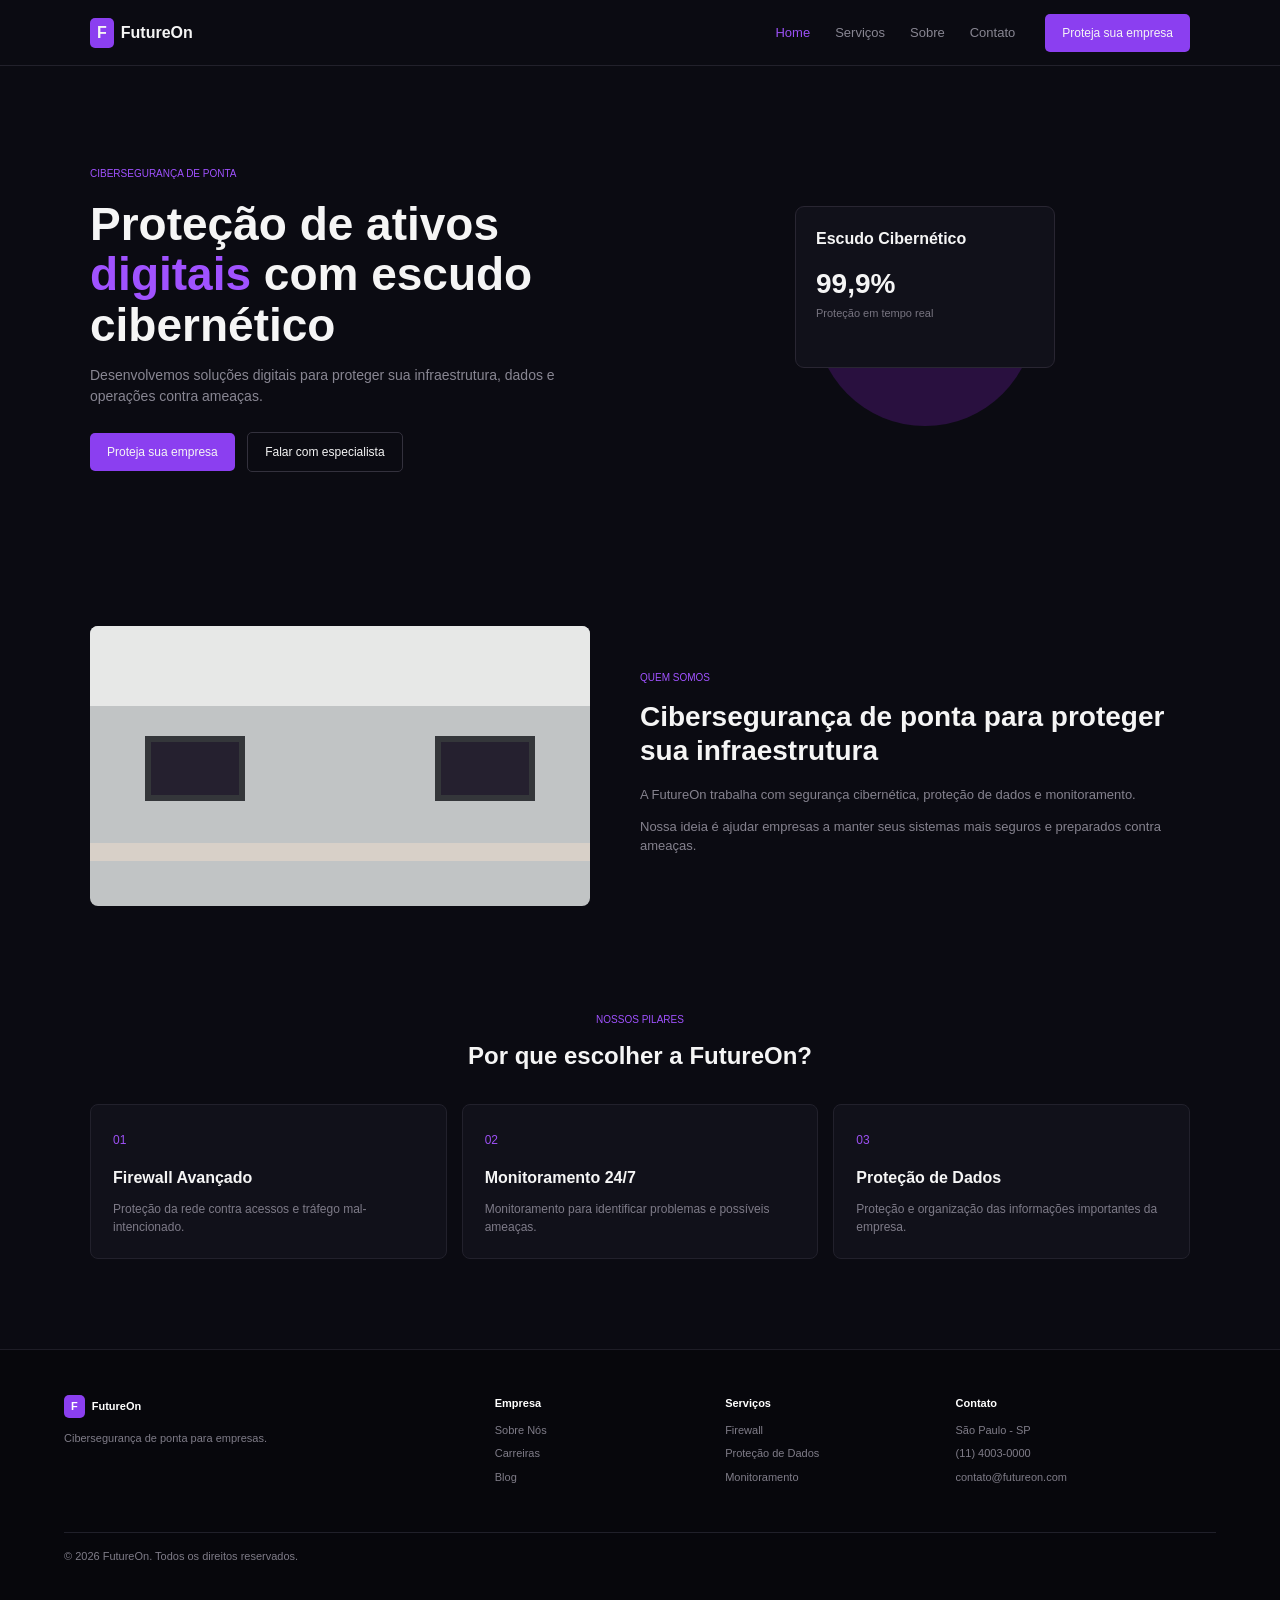
<file: index.html>
<!-- THIAGO SANTANA GOMES
11231101489 
-->

<!DOCTYPE html>
<html lang="pt-BR">
<head>
  <meta charset="UTF-8">
  <meta name="viewport" content="width=device-width, initial-scale=1.0">
  <title>FutureOn</title>
  <link rel="stylesheet" href="style.css">
</head>
<body>

<header>
  <nav>
    <div class="logo"><span>F</span> FutureOn</div>
    <div class="menu">
      <a class="ativo" href="index.html">Home</a>
      <a href="servicos.html">Serviços</a>
      <a href="#sobre">Sobre</a>
      <a href="#contato">Contato</a>
    </div>
    <a class="botao" href="servicos.html">Proteja sua empresa</a>
  </nav>
</header>

<main>
  <section class="hero">
    <div>
      <small>CIBERSEGURANÇA DE PONTA</small>
      <h1>Proteção de ativos <b>digitais</b> com escudo cibernético</h1>
      <p>Desenvolvemos soluções digitais para proteger sua infraestrutura, dados e operações contra ameaças.</p>
      <a class="botao" href="servicos.html">Proteja sua empresa</a>
      <a class="botao secundario" href="#contato">Falar com especialista</a>
    </div>

    <div class="visual">
      <div class="circulo"></div>
      <div class="mini-card">
        <strong>Escudo Cibernético</strong>
        <h2>99,9%</h2>
        <p>Proteção em tempo real</p>
      </div>
    </div>
  </section>

  <section class="sobre" id="sobre">
    <div class="imagem-falsa">
      <div class="tela"></div>
      <div class="tela duas"></div>
      <div class="mesa"></div>
    </div>
    <div>
      <small>QUEM SOMOS</small>
      <h2>Cibersegurança de ponta para proteger sua infraestrutura</h2>
      <p>A FutureOn trabalha com segurança cibernética, proteção de dados e monitoramento.</p>
      <p>Nossa ideia é ajudar empresas a manter seus sistemas mais seguros e preparados contra ameaças.</p>
    </div>
  </section>

  <section class="pilares">
    <div class="titulo">
      <small>NOSSOS PILARES</small>
      <h2>Por que escolher a FutureOn?</h2>
    </div>

    <div class="cards">
      <div class="card">
        <span>01</span>
        <h3>Firewall Avançado</h3>
        <p>Proteção da rede contra acessos e tráfego mal-intencionado.</p>
      </div>
      <div class="card">
        <span>02</span>
        <h3>Monitoramento 24/7</h3>
        <p>Monitoramento para identificar problemas e possíveis ameaças.</p>
      </div>
      <div class="card">
        <span>03</span>
        <h3>Proteção de Dados</h3>
        <p>Proteção e organização das informações importantes da empresa.</p>
      </div>
    </div>
  </section>
</main>

<footer id="contato">
  <div>
    <div class="logo"><span>F</span> FutureOn</div>
    <p>Cibersegurança de ponta para empresas.</p>
  </div>
  <div>
    <h4>Empresa</h4>
    <a href="#sobre">Sobre Nós</a>
    <a href="#">Carreiras</a>
    <a href="#">Blog</a>
  </div>
  <div>
    <h4>Serviços</h4>
    <a href="servicos.html">Firewall</a>
    <a href="servicos.html">Proteção de Dados</a>
    <a href="servicos.html">Monitoramento</a>
  </div>
  <div>
    <h4>Contato</h4>
    <p>São Paulo - SP</p>
    <p>(11) 4003-0000</p>
    <p>contato@futureon.com</p>
  </div>
  <div class="copyright">© 2026 FutureOn. Todos os direitos reservados.</div>
</footer>

</body>
</html>
</file>
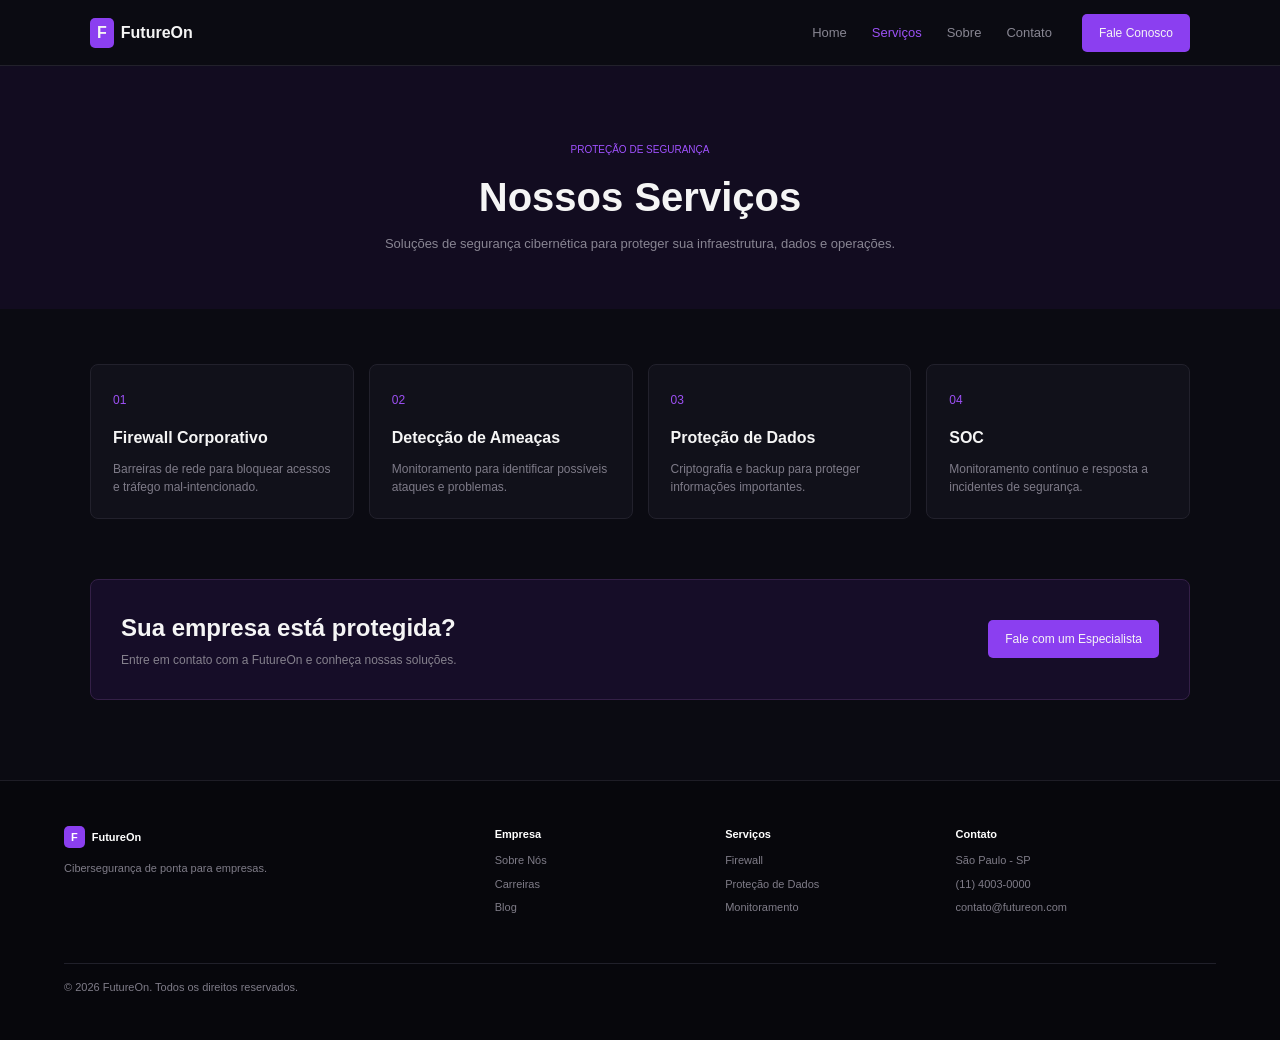
<file: servicos.html>
<!-- THIAGO SANTANA GOMES
11231101489 
-->

<!DOCTYPE html>
<html lang="pt-BR">
<head>
  <meta charset="UTF-8">
  <meta name="viewport" content="width=device-width, initial-scale=1.0">
  <title>FutureOn - Serviços</title>
  <link rel="stylesheet" href="style.css">
</head>
<body>

<header>
  <nav>
    <div class="logo"><span>F</span> FutureOn</div>
    <div class="menu">
      <a href="index.html">Home</a>
      <a class="ativo" href="servicos.html">Serviços</a>
      <a href="index.html#sobre">Sobre</a>
      <a href="#contato">Contato</a>
    </div>
    <a class="botao" href="#contato">Fale Conosco</a>
  </nav>
</header>

<main>
  <section class="topo-servicos">
    <small>PROTEÇÃO DE SEGURANÇA</small>
    <h1>Nossos Serviços</h1>
    <p>Soluções de segurança cibernética para proteger sua infraestrutura, dados e operações.</p>
  </section>

  <section class="lista-servicos">
    <div class="cards">
      <div class="card">
        <span>01</span>
        <h3>Firewall Corporativo</h3>
        <p>Barreiras de rede para bloquear acessos e tráfego mal-intencionado.</p>
      </div>
      <div class="card">
        <span>02</span>
        <h3>Detecção de Ameaças</h3>
        <p>Monitoramento para identificar possíveis ataques e problemas.</p>
      </div>
      <div class="card">
        <span>03</span>
        <h3>Proteção de Dados</h3>
        <p>Criptografia e backup para proteger informações importantes.</p>
      </div>
      <div class="card">
        <span>04</span>
        <h3>SOC</h3>
        <p>Monitoramento contínuo e resposta a incidentes de segurança.</p>
      </div>
    </div>

    <div class="chamada" id="contato">
      <div>
        <h2>Sua empresa está protegida?</h2>
        <p>Entre em contato com a FutureOn e conheça nossas soluções.</p>
      </div>
      <a class="botao" href="mailto:contato@futureon.com">Fale com um Especialista</a>
    </div>
  </section>
</main>

<footer>
  <div>
    <div class="logo"><span>F</span> FutureOn</div>
    <p>Cibersegurança de ponta para empresas.</p>
  </div>
  <div>
    <h4>Empresa</h4>
    <a href="index.html#sobre">Sobre Nós</a>
    <a href="#">Carreiras</a>
    <a href="#">Blog</a>
  </div>
  <div>
    <h4>Serviços</h4>
    <a href="servicos.html">Firewall</a>
    <a href="servicos.html">Proteção de Dados</a>
    <a href="servicos.html">Monitoramento</a>
  </div>
  <div>
    <h4>Contato</h4>
    <p>São Paulo - SP</p>
    <p>(11) 4003-0000</p>
    <p>contato@futureon.com</p>
  </div>
  <div class="copyright">© 2026 FutureOn. Todos os direitos reservados.</div>
</footer>

</body>
</html>
</file>
<file: style.css>
* {
  box-sizing: border-box;
  margin: 0;
  padding: 0;
}

body {
  font-family: Arial, sans-serif;
  background: #0b0b12;
  color: #f5f5f5;
  line-height: 1.5;
}

a {
  color: inherit;
  text-decoration: none;
}

header {
  border-bottom: 1px solid #22212b;
  background: #0b0b12;
}

nav {
  width: 90%;
  max-width: 1100px;
  margin: auto;
  min-height: 65px;
  display: flex;
  align-items: center;
  gap: 30px;
}

.logo {
  font-weight: bold;
  display: flex;
  align-items: center;
  gap: 7px;
}

.logo span {
  background: #8b3ff0;
  padding: 3px 7px;
  border-radius: 5px;
}

.menu {
  display: flex;
  gap: 25px;
  margin-left: auto;
}

.menu a {
  color: #888692;
  font-size: 13px;
}

.menu a:hover,
.menu .ativo {
  color: #9b51f5;
}

.botao {
  display: inline-block;
  background: #8b3ff0;
  padding: 10px 17px;
  border-radius: 5px;
  font-size: 12px;
  border: 0;
}

.botao:hover {
  background: #9d55ff;
}

.secundario {
  background: transparent;
  border: 1px solid #33313d;
  margin-left: 8px;
}

.hero {
  width: 90%;
  max-width: 1100px;
  margin: auto;
  min-height: 500px;
  display: grid;
  grid-template-columns: 1fr 1fr;
  align-items: center;
  gap: 40px;
}

small {
  color: #a052ff;
  font-size: 10px;
}

h1 {
  font-size: 46px;
  line-height: 1.1;
  margin: 15px 0;
}

h1 b {
  color: #a052ff;
}

.hero p {
  color: #888692;
  max-width: 500px;
  font-size: 14px;
  margin-bottom: 25px;
}

.visual {
  height: 350px;
  position: relative;
  display: flex;
  justify-content: center;
  align-items: center;
}

.circulo {
  width: 220px;
  height: 220px;
  border-radius: 50%;
  background: #29103f;
}

.mini-card {
  position: absolute;
  top: 65px;
  left: 50%;
  transform: translateX(-50%);
  background: #11111a;
  border: 1px solid #292632;
  padding: 20px;
  width: 260px;
  border-radius: 9px;
}

.mini-card h2 {
  font-size: 28px;
  margin-top: 12px;
}

.mini-card p {
  font-size: 11px;
  color: #777480;
}

.sobre {
  width: 90%;
  max-width: 1100px;
  margin: auto;
  padding: 60px 0 100px;
  display: grid;
  grid-template-columns: 1fr 1.1fr;
  gap: 50px;
  align-items: center;
}

.sobre h2 {
  font-size: 28px;
  line-height: 1.2;
  margin: 12px 0 18px;
}

.sobre p {
  color: #85828e;
  font-size: 13px;
  margin-bottom: 12px;
}

.imagem-falsa {
  height: 280px;
  background: #c1c4c5;
  border-radius: 8px;
  position: relative;
  overflow: hidden;
}

.imagem-falsa:before {
  content: "";
  position: absolute;
  top: 0;
  width: 100%;
  height: 80px;
  background: #e7e8e7;
}

.tela {
  position: absolute;
  width: 100px;
  height: 65px;
  background: #25202f;
  border: 6px solid #34363a;
  top: 110px;
  left: 55px;
}

.tela.duas {
  left: auto;
  right: 55px;
}

.mesa {
  position: absolute;
  bottom: 45px;
  width: 100%;
  height: 18px;
  background: #d8d0c8;
}

.pilares {
  width: 90%;
  max-width: 1100px;
  margin: auto;
  padding-bottom: 90px;
}

.titulo {
  text-align: center;
  margin-bottom: 30px;
}

.titulo h2 {
  margin-top: 8px;
}

.cards {
  display: grid;
  grid-template-columns: repeat(3, 1fr);
  gap: 15px;
}

.card {
  background: #11111a;
  border: 1px solid #22212c;
  border-radius: 8px;
  padding: 22px;
}

.card:hover {
  border-color: #5b2c87;
}

.card > span {
  color: #9d50f4;
  font-size: 12px;
}

.card h3 {
  margin: 15px 0 10px;
  font-size: 16px;
}

.card p {
  color: #7e7b88;
  font-size: 12px;
}

.topo-servicos {
  text-align: center;
  padding: 70px 20px 55px;
  background: #120c20;
}

.topo-servicos h1 {
  font-size: 40px;
}

.topo-servicos p {
  color: #888592;
  font-size: 13px;
  max-width: 600px;
  margin: auto;
}

.lista-servicos {
  width: 90%;
  max-width: 1100px;
  margin: auto;
  padding: 55px 0 80px;
}

.lista-servicos .cards {
  grid-template-columns: repeat(4, 1fr);
}

.chamada {
  margin-top: 60px;
  padding: 30px;
  background: #160d28;
  border: 1px solid #342047;
  border-radius: 8px;
  display: flex;
  justify-content: space-between;
  align-items: center;
  gap: 20px;
}

.chamada h2 {
  margin-bottom: 5px;
}

.chamada p {
  color: #85818d;
  font-size: 12px;
}

footer {
  background: #07070c;
  border-top: 1px solid #1e1d26;
  padding: 45px 5%;
  display: grid;
  grid-template-columns: 2fr 1fr 1fr 1.3fr;
  gap: 30px;
  color: #7f7c88;
  font-size: 11px;
}

footer h4 {
  color: white;
  margin-bottom: 10px;
}

footer a,
footer p {
  display: block;
  margin-bottom: 7px;
}

footer .logo {
  color: white;
  margin-bottom: 12px;
}

.copyright {
  grid-column: 1 / -1;
  border-top: 1px solid #20202a;
  padding-top: 15px;
  margin-top: 10px;
}

@media (max-width: 800px) {
  nav {
    flex-wrap: wrap;
    padding: 15px 0;
  }

  .menu {
    order: 3;
    width: 100%;
    justify-content: center;
    margin: 0;
  }

  nav > .botao {
    display: none;
  }

  .hero,
  .sobre {
    grid-template-columns: 1fr;
  }

  .hero {
    padding: 55px 0;
  }

  .visual {
    order: -1;
  }

  .cards,
  .lista-servicos .cards {
    grid-template-columns: 1fr;
  }

  .chamada {
    flex-direction: column;
    align-items: flex-start;
  }

  footer {
    grid-template-columns: 1fr 1fr;
  }
}

@media (max-width: 500px) {
  h1 {
    font-size: 35px;
  }

  .hero-actions {
    display: flex;
    flex-direction: column;
    gap: 8px;
  }

  .secundario {
    margin-left: 0;
  }

  footer {
    grid-template-columns: 1fr;
  }
}
</file>
